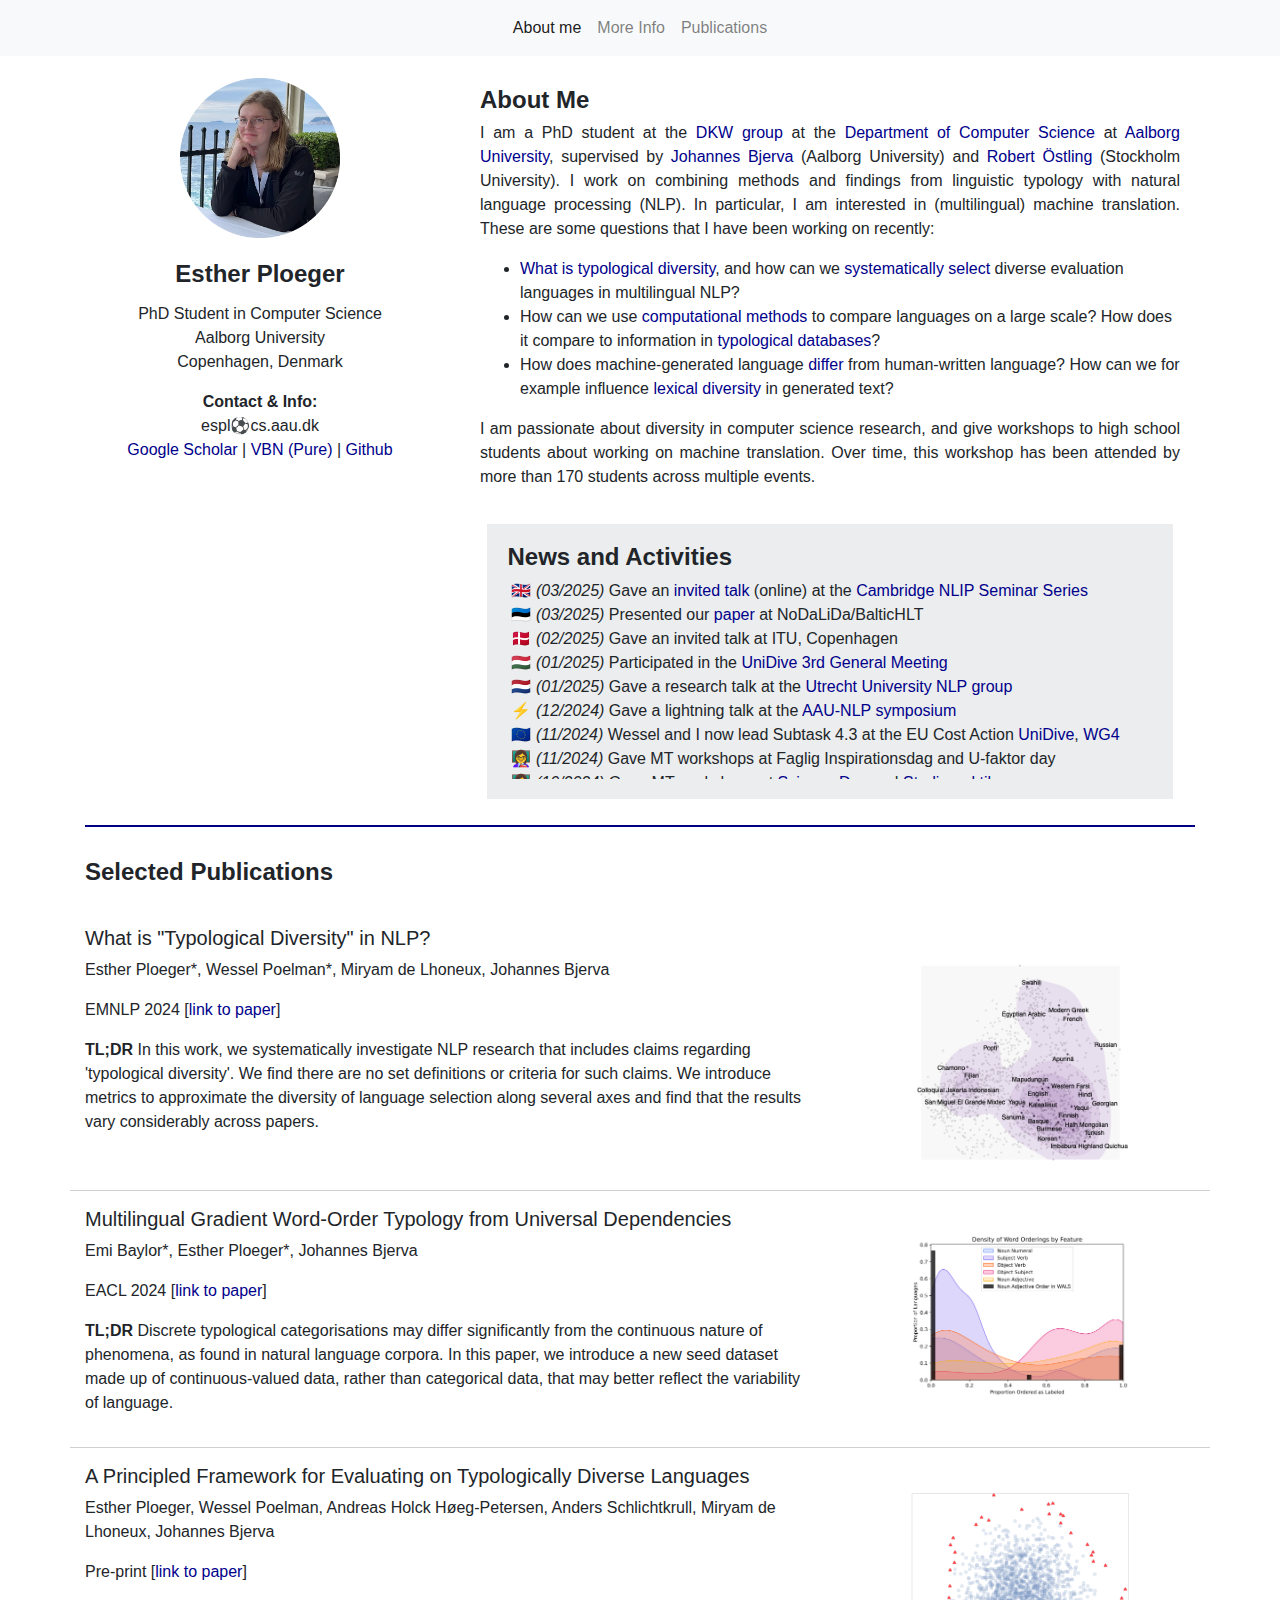
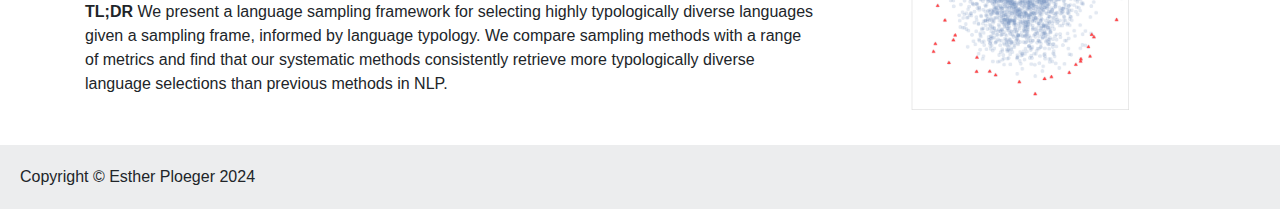
<file: index.html>
<!DOCTYPE html>
<html lang="en">

<head>
    <meta charset="UTF-8">
    <meta name="viewport" content="width=device-width, initial-scale=1, shrink-to-fit=no">
    <title>Esther Ploeger: Academic Homepage</title>
    <link rel="stylesheet" href="https://stackpath.bootstrapcdn.com/bootstrap/4.3.1/css/bootstrap.min.css" integrity="sha384-ggOyR0iXCbMQv3Xipma34MD+dH/1fQ784/j6cY/iJTQUOhcWr7x9JvoRxT2MZw1T" crossorigin="anonymous">
    <link rel="stylesheet" href="css/style.css">
</head>
<body>

<header>
    <nav class="navbar navbar-expand-sm navbar-light bg-light">
        <ul class="navbar-nav ml-auto mr-auto">
            <li class="nav-item active">
                <a class="nav-link" href="index.html">About me</a>
            </li>
             <li class="nav-item">
                <a class="nav-link" href="more-info.html">More Info</a>
            </li>
            <li class="nav-item">
                <a class="nav-link" href="publications.html">Publications</a>
            </li>
        </ul>
    </nav>
</header>

<div class="container">

    <div class="row">

    <!-- sidebar -->
    <div class="col-md-4"> 
        
        <div class="col">
            <infobox>
                <img src="assets/me.png" style="width:12;padding-bottom:5%;" class="center">
                <h1 class="sidebar_info">Esther Ploeger</h1>
                <p class="sidebar_info">PhD Student in Computer Science<br />Aalborg University<br />Copenhagen, Denmark</p>
                <p class="sidebar_info">

                <bold>Contact & Info:</bold><br />espl&#9917;cs.aau.dk<br /><a href="https://scholar.google.com/citations?user=7hoGgYcAAAAJ" target="_blank" rel="noopener noreferrer">Google Scholar</a> | <a href="https://vbn.aau.dk/en/persons/espl" target="_blank" rel="noopener noreferrer">VBN (Pure)</a> | <a href="https://github.com/esther2000" target="_blank" rel="noopener noreferrer">Github</a></p>

                </p>
            </infobox>

        </div>
    </div>

    


    <!-- content -->
    <div class="col-md-8">
        <div class="col">
            <article>
                <h2 class="title">About Me</h2>

                <!-- position and education -->
                <p class="info">I am a PhD student at the <a href="https://www.cs.aau.dk/research/dkw-data-knowledge-and-web-engineering/about-dkw" target="_blank" rel="noopener noreferrer">DKW group</a> at the <a href="https://www.cs.aau.dk/about" target="_blank" rel="noopener noreferrer">Department of Computer Science</a> at <a href="https://www.en.aau.dk" target="_blank" rel="noopener noreferrer">Aalborg University</a>, supervised by <a href="https://vbn.aau.dk/da/persons/jbjerva" target="_blank" rel="noopener noreferrer">Johannes Bjerva</a> (Aalborg University) and <a href="http://www.robos.org" target="_blank" rel="noopener noreferrer">Robert Östling</a> (Stockholm University).

                <!-- research interests -->
                I work on combining methods and findings from linguistic typology with natural language processing (NLP). In particular, I am interested in (multilingual) machine translation. These are some questions that I have been working on recently:
                    <ul>
                        <li>
                        <a href="https://aclanthology.org/2024.emnlp-main.326/" target="_blank" rel="noopener noreferrer">What is typological diversity</a>, and how can we <a href="https://arxiv.org/abs/2407.05022" target="_blank" rel="noopener noreferrer">systematically select</a> diverse evaluation languages in multilingual NLP?</li>
                        <li>How can we use <a href="https://aclanthology.org/2024.eacl-short.6/" target="_blank" rel="noopener noreferrer">computational methods</a> to compare languages on a large scale? How does it compare to information in <a href="https://aclanthology.org/2023.findings-emnlp.82/" tascholarrget="_blank" rel="noopener noreferrer">typological databases</a>?</li>
                        <li>How does machine-generated language <a href="https://www.clinjournal.org/clinj/article/view/182" target="_blank" rel="noopener noreferrer">differ</a> from human-written language? How can we for example influence <a href="https://aclanthology.org/2024.eamt-1.24/" target="_blank" rel="noopener noreferrer">lexical diversity</a> in generated text?</li>
                    </ul>
                </p>  

                <!-- other -->
                <p class="info">I am passionate about diversity in computer science research, and give workshops to high school students about working on machine translation. Over time, this workshop has been attended by more than 170 students across multiple events.
                </p>


                    
            </article>
        </div>

        <div class="col2">
            <article class="news">
                <h2>News and Activities</h2>
                <div id="scrollbox">
                    <ul class=emoji-list>
                        <li><month>(03/2025)</month> Gave an <a href="https://talks.cam.ac.uk/talk/index/225958" target="_blank" rel="noopener noreferrer">invited talk</a> (online) at the <a href="https://talks.cam.ac.uk/show/index/6401" target="_blank" rel="noopener noreferrer">Cambridge NLIP Seminar Series</a></a></li>
                        <li><month>(03/2025)</month> Presented our  <a href="https://vbn.aau.dk/da/publications/tokenization-on-trial-the-case-of-kalaallisutdanish-legal-machine" target="_blank" rel="noopener noreferrer">paper</a> at NoDaLiDa/BalticHLT</a></li>
                        <li><month>(02/2025)</month> Gave an invited talk at ITU, Copenhagen</a></li>
                        <li><month>(01/2025)</month> Participated in the <a href="https://unidive.lisn.upsaclay.fr/doku.php?id=meetings:general_meetings:3rd_unidive_general_meeting" target="_blank" rel="noopener noreferrer">UniDive 3rd General Meeting</a></li>
                        <li><month>(01/2025)</month> Gave a research talk at the <a href="https://www.uu.nl/en/research/ai-data-science/natural-language-processing" target="_blank" rel="noopener noreferrer">Utrecht University NLP group</a></li>
                        <li><month>(12/2024)</month> Gave a lightning talk at the <a href="https://ddsa.dk/event/aau-nlp-symposium-2024/" target="_blank" rel="noopener noreferrer">AAU-NLP symposium</a></li>
                        <li><month>(11/2024)</month> Wessel and I now lead Subtask 4.3</a> at the EU Cost Action <a href="https://www.cost.eu/actions/CA21167" target="_blank" rel="noopener noreferrer">UniDive</a>, <a href="https://unidive.lisn.upsaclay.fr/doku.php?id=wg4:wg4" target="_blank" rel="noopener noreferrer">WG4</a></li>
                        <li><month>(11/2024)</month> Gave MT workshops at Faglig Inspirationsdag and U-faktor day</li>
                        <li><month>(10/2024)</month> Gave MT workshops at <a href="https://www.aau.dk/uddannelser/moed-aau/scienceday" target="_blank" rel="noopener noreferrer">Science Day</a> and <a href="https://www.aau.dk/uddannelser/moed-aau/studiepraktik" target="_blank" rel="noopener noreferrer">Studiepraktik</a></li>
                        <li><month>(09/2024)</month> Our <a href="https://aclanthology.org/2024.eamt-1.24/" target="_blank" rel="noopener noreferrer">paper</a> was featured in a <a href="https://slator.com/research-attempts-to-bring-literary-machine-translation-closer-to-human-quality/" target="_blank" rel="noopener noreferrer">blog post</a></li>
                        <li><month>(08/2024)</month> Gave a <a href="https://www.lagom.cs.kuleuven.be/events/2024-08-01-esther-ploeger/" target="_blank" rel="noopener noreferrer">research talk</a> at the LAGoM NLP group at KU Leuven</li>
                        <li><month>(06/2024)</month> Presented a <a href="https://aclanthology.org/2024.eamt-1.24/" target="_blank" rel="noopener noreferrer">paper</a> at EAMT conference</li> 
                        <li><month>(06/2024)</month> Attended the Emerging Topics in Typology (ETT) conference </li>
                        <li><month>(05/2024)</month> Presented our <a href="https://aclanthology.org/2024.eacl-short.6/" target="_blank" rel="noopener noreferrer">paper</a> at EACL conference</li>
                        <li><month>(05/2024)</month> Gave a trial talk (online) at the University of Groningen</li>
                        <li><month>(04/2024)</month> Gave a <a href="https://blogs.helsinki.fi/language-technology/research-seminar-spring2024/" target="_blank" rel="noopener noreferrer">research seminar talk</a>  at the University of Helsinki</li>
                        <li><month>(03/2024)</month> Our <a href="https://arxiv.org/abs/2402.04222" target="_blank" rel="noopener noreferrer">paper</a> was featured on the <a href="https://medium.com/@jlibovicky/highlights-from-machine-translation-and-multilinguality-in-february-2024-5b11d183e6ac" target="_blank" rel="noopener noreferrer">MT highlights blog</a> </li>
                        <li><month>(03/2024)</month> Started my research visit at the University of Helsinki</li>
                        <li><month>(03/2024)</month> Received external funding from Otto Mønsteds Fond for stay abroad</li>
                        <li><month>(10/2023)</month> Gave MT workshops at Science Day and Studiepraktik</li>
                        <li><month>(10/2023)</month> Attended the Multi* workshop at ITU, Copenhagen</li>
                        <li><month>(07/2023)</month> Attended the LxMLS summer school in Lisbon</li>
                        <li><month>(05/2023)</month> Attended the EACL conference</li>
                        <li><month>(03/2023)</month> Attended the HumanCLAIM workshop in Amsterdam</li>
                    </ul>
                </div>
            </article>
            </div>

        </div>
</div>

      <hr style="width:100%;height:1px;background-color:darkblue">  

    <!-- section: selected publications -->
    <div class="row">
        <div class="col-md-12" style="padding-top:1em;padding-bottom:2em;">
            <h2>Selected Publications </h2>
        </div>


        <!-- section: paper #1 -->
        <div class="col-md-8">
            <h5>What is "Typological Diversity" in NLP?</h5>
            <p>Esther Ploeger*, Wessel Poelman*, Miryam de Lhoneux, Johannes Bjerva</p>
            <p>EMNLP 2024 [<a href="https://aclanthology.org/2024.emnlp-main.326/" target="_blank" rel="noopener noreferrer">link to paper</a>]</p>
            <p><bold>TL;DR</bold> In this work, we systematically investigate NLP research that includes claims regarding 'typological diversity'. We find there are no set definitions or criteria for such claims. We introduce metrics to approximate the diversity of language selection along several axes and find that the results vary considerably across papers.</p>
        </div>
        <div class="col-md-4">
            <img src="assets/paper-imgs/emnlp2024.png" style="width:14em" class="center">
        </div>

                <hr style="width:100%;height:0.05px;background-color:#E8E8E8">

        <!-- section: paper #2 -->
        <div class="col-md-8">
            <h5>Multilingual Gradient Word-Order Typology from Universal Dependencies</h5>
            <p>Emi Baylor*, Esther Ploeger*, Johannes Bjerva</p>
            <p>EACL 2024 [<a href="https://aclanthology.org/2024.eacl-short.6/" target="_blank" rel="noopener noreferrer">link to paper</a>]</p>
            <p><bold>TL;DR</bold> Discrete typological categorisations may differ significantly from the continuous nature of phenomena, as found in natural language corpora. In this paper, we introduce a new seed dataset made up of continuous-valued data, rather than categorical data, that may better reflect the variability of language.</p>
        </div>
        <div class="col-md-4">
            <img src="assets/paper-imgs/eacl2024.png" style="width:14em" class="center">
        </div>

        <hr style="width:100%;height:0.05px;background-color:#E8E8E8">

                <!-- section: paper #3 -->
        <div class="col-md-8">
            <h5>A Principled Framework for Evaluating on Typologically Diverse Languages</h5>
            <p>Esther Ploeger, Wessel Poelman, Andreas Holck Høeg-Petersen, Anders Schlichtkrull, Miryam de Lhoneux, Johannes Bjerva</p>
            <p>Pre-print [<a href="https://arxiv.org/abs/2407.05022" target="_blank" rel="noopener noreferrer">link to paper</a>]</p>
            <p><bold>TL;DR</bold> We present a language sampling framework for selecting highly typologically diverse languages given a sampling frame, informed by language typology. We compare sampling methods with a range of metrics and find that our systematic methods consistently retrieve more typologically diverse language selections than previous methods in NLP. </p>
        </div>
        <div class="col-md-4">
            <img src="assets/paper-imgs/typdiv-arxiv.png" style="width:14em;padding-bottom:2em;" class="center">
        </div>

    </div>




</div>

<footer>
Copyright © Esther Ploeger 2024
</footer>

</body>
</html>
</file>
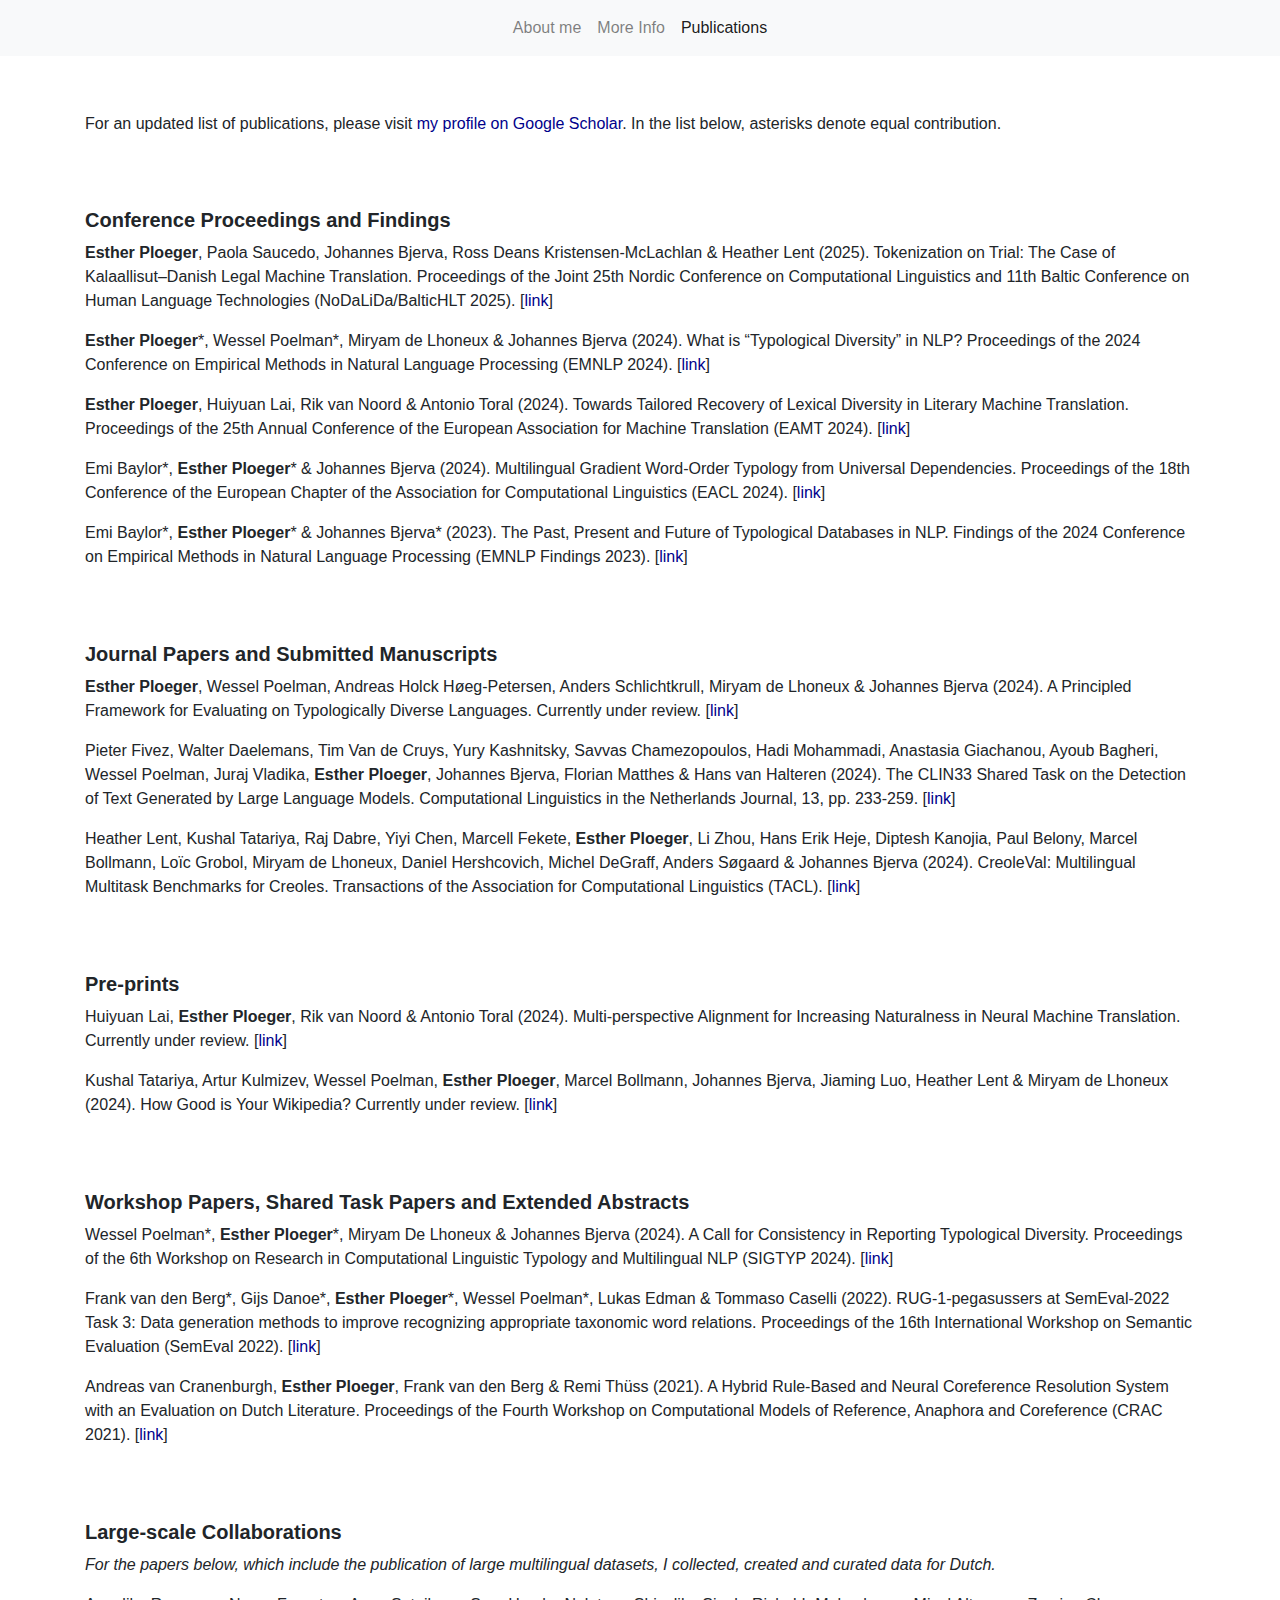
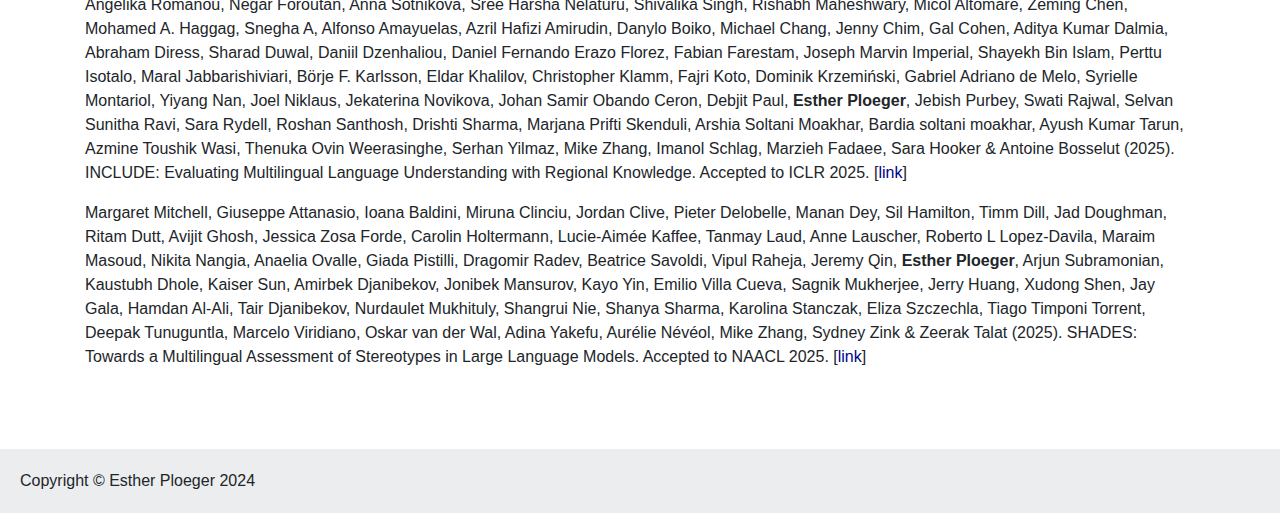
<file: publications.html>
<!DOCTYPE html>
<html lang="en">
<head>
    <meta charset="UTF-8">
    <meta name="viewport" content="width=device-width, initial-scale=1, shrink-to-fit=no">
    <title>Esther Ploeger: Academic Homepage</title>
    <link rel="stylesheet" href="https://stackpath.bootstrapcdn.com/bootstrap/4.3.1/css/bootstrap.min.css" integrity="sha384-ggOyR0iXCbMQv3Xipma34MD+dH/1fQ784/j6cY/iJTQUOhcWr7x9JvoRxT2MZw1T" crossorigin="anonymous">
    <link rel="stylesheet" href="css/style.css">
</head>
<body>
<header>
    <nav class="navbar navbar-expand-sm navbar-light bg-light">
        <ul class="navbar-nav ml-auto mr-auto">
            <li class="nav-item">
                <a class="nav-link" href="index.html">About me</a>
            </li>
             <li class="nav-item">
                <a class="nav-link" href="more-info.html">More Info</a>
            </li>
            <li class="nav-item active">
                <a class="nav-link" href="publications.html">Publications</a>
            </li>
        </ul>
    </nav>
</header>


<div class="container">


    <p class="ref">For an updated list of publications, please visit <a href="https://scholar.google.com/citations?user=7hoGgYcAAAAJ" target="_blank" rel="noopener noreferrer">my profile on Google Scholar</a>. In the list below, asterisks denote equal contribution.</p>


    <h4>Conference Proceedings and Findings</h4>
    <p><bold>Esther Ploeger</bold>, Paola Saucedo, Johannes Bjerva, Ross Deans Kristensen-McLachlan & Heather Lent (2025). Tokenization on Trial: The Case of Kalaallisut–Danish Legal Machine Translation. Proceedings of the Joint 25th Nordic Conference on Computational Linguistics and 11th Baltic Conference on Human Language Technologies (NoDaLiDa/BalticHLT 2025). [<a href="https://dspace.ut.ee/items/03ab742b-4db1-402f-9013-6af42361b184" target="_blank" rel="noopener noreferrer">link</a>]</p>
    <p><bold>Esther Ploeger</bold>*, Wessel Poelman*, Miryam de Lhoneux & Johannes Bjerva (2024). What is “Typological Diversity” in NLP? Proceedings of the 2024 Conference on Empirical Methods in Natural Language Processing (EMNLP 2024). [<a href="https://aclanthology.org/2024.emnlp-main.326/" target="_blank" rel="noopener noreferrer">link</a>]</p>
    <p><bold>Esther Ploeger</bold>, Huiyuan Lai, Rik van Noord & Antonio Toral (2024). Towards Tailored Recovery of Lexical Diversity in Literary Machine Translation. Proceedings of the 25th Annual Conference of the European Association for Machine Translation (EAMT 2024). [<a href="https://aclanthology.org/2024.eamt-1.24/" target="_blank" rel="noopener noreferrer">link</a>]</p>
    <p>Emi Baylor*, <bold>Esther Ploeger</bold>* & Johannes Bjerva (2024). Multilingual Gradient Word-Order Typology from Universal Dependencies. Proceedings of the 18th Conference of the European Chapter of the Association for Computational Linguistics (EACL 2024). [<a href="https://aclanthology.org/2024.eacl-short.6/" target="_blank" rel="noopener noreferrer">link</a>]</p>
    <p>Emi Baylor*, <bold>Esther Ploeger</bold>* & Johannes Bjerva* (2023). The Past, Present and Future of Typological Databases in NLP. Findings of the 2024 Conference on Empirical Methods in Natural Language Processing (EMNLP Findings 2023). [<a href="https://aclanthology.org/2023.findings-emnlp.82/" target="_blank" rel="noopener noreferrer">link</a>]</p>


    <h4>Journal Papers and Submitted Manuscripts</h4>
    <p><bold>Esther Ploeger</bold>, Wessel Poelman, Andreas Holck Høeg-Petersen, Anders Schlichtkrull, Miryam de Lhoneux & Johannes Bjerva (2024). A Principled Framework for Evaluating on Typologically Diverse Languages. Currently under review. [<a href="https://arxiv.org/abs/2407.05022" target="_blank" rel="noopener noreferrer">link</a>]</p>
    <p>Pieter Fivez, Walter Daelemans, Tim Van de Cruys, Yury Kashnitsky, Savvas Chamezopoulos, Hadi Mohammadi, Anastasia Giachanou, Ayoub Bagheri, Wessel Poelman, Juraj Vladika, <bold>Esther Ploeger</bold>, Johannes Bjerva, Florian Matthes & Hans van Halteren (2024). The CLIN33 Shared Task on the Detection of Text Generated by Large Language Models. Computational Linguistics in the Netherlands Journal, 13, pp. 233-259. [<a href="https://clinjournal.org/clinj/article/view/182" target="_blank" rel="noopener noreferrer">link</a>]</p>
    <p>Heather Lent, Kushal Tatariya, Raj Dabre, Yiyi Chen, Marcell Fekete, <bold>Esther Ploeger</bold>, Li Zhou, Hans Erik Heje, Diptesh Kanojia, Paul Belony, Marcel Bollmann, Loïc Grobol, Miryam de Lhoneux, Daniel Hershcovich, Michel DeGraff, Anders Søgaard & Johannes Bjerva (2024). CreoleVal: Multilingual Multitask Benchmarks for Creoles. Transactions of the Association for Computational Linguistics (TACL). [<a href="https://aclanthology.org/2024.tacl-1.53/" target="_blank" rel="noopener noreferrer">link</a>]</p>


    <h4>Pre-prints</h4>
    <p>Huiyuan Lai, <bold>Esther Ploeger</bold>, Rik van Noord & Antonio Toral (2024). Multi-perspective Alignment for Increasing Naturalness in Neural Machine Translation. Currently under review. [<a href="https://arxiv.org/abs/2412.08473" target="_blank" rel="noopener noreferrer">link</a>]</p>
    <p>Kushal Tatariya, Artur Kulmizev, Wessel Poelman, <bold>Esther Ploeger</bold>, Marcel Bollmann, Johannes Bjerva, Jiaming Luo, Heather Lent & Miryam de Lhoneux (2024). How Good is Your Wikipedia? Currently under review. [<a href="https://arxiv.org/abs/2411.05527" target="_blank" rel="noopener noreferrer">link</a>]</p>

    <h4>Workshop Papers, Shared Task Papers and Extended Abstracts</h4>
    <p>Wessel Poelman*, <bold>Esther Ploeger</bold>*, Miryam De Lhoneux & Johannes Bjerva (2024). A Call for Consistency in Reporting Typological Diversity. Proceedings of the 6th Workshop on Research in Computational Linguistic Typology and Multilingual NLP (SIGTYP 2024). [<a href="https://aclanthology.org/2024.sigtyp-1.10/" target="_blank" rel="noopener noreferrer">link</a>]</p>
    <p>Frank van den Berg*, Gijs Danoe*, <bold>Esther Ploeger</bold>*, Wessel Poelman*, Lukas Edman & Tommaso Caselli (2022). RUG-1-pegasussers at SemEval-2022 Task 3: Data generation methods to improve recognizing appropriate taxonomic word relations. Proceedings of the 16th International Workshop on Semantic Evaluation (SemEval 2022). [<a href="https://aclanthology.org/2022.semeval-1.31/" target="_blank" rel="noopener noreferrer">link</a>]</p>
    <p>Andreas van Cranenburgh, <bold>Esther Ploeger</bold>, Frank van den Berg & Remi Thüss (2021). A Hybrid Rule-Based and Neural Coreference Resolution System with an Evaluation on Dutch Literature. Proceedings of the Fourth Workshop on Computational Models of Reference, Anaphora and Coreference (CRAC 2021). [<a href="https://aclanthology.org/2021.crac-1.5/" target="_blank" rel="noopener noreferrer">link</a>]</p>


    <h4>Large-scale Collaborations</h4>

    <p><month>For the papers below, which include the publication of large multilingual datasets, I collected, created and curated data for Dutch.</month></p>

    <p>Angelika Romanou, Negar Foroutan, Anna Sotnikova, Sree Harsha Nelaturu, Shivalika Singh, Rishabh Maheshwary, Micol Altomare, Zeming Chen, Mohamed A. Haggag, Snegha A, Alfonso Amayuelas, Azril Hafizi Amirudin, Danylo Boiko, Michael Chang, Jenny Chim, Gal Cohen, Aditya Kumar Dalmia, Abraham Diress, Sharad Duwal, Daniil Dzenhaliou, Daniel Fernando Erazo Florez, Fabian Farestam, Joseph Marvin Imperial, Shayekh Bin Islam, Perttu Isotalo, Maral Jabbarishiviari, Börje F. Karlsson, Eldar Khalilov, Christopher Klamm, Fajri Koto, Dominik Krzemiński, Gabriel Adriano de Melo, Syrielle Montariol, Yiyang Nan, Joel Niklaus, Jekaterina Novikova, Johan Samir Obando Ceron, Debjit Paul, <bold>Esther Ploeger</bold>, Jebish Purbey, Swati Rajwal, Selvan Sunitha Ravi, Sara Rydell, Roshan Santhosh, Drishti Sharma, Marjana Prifti Skenduli, Arshia Soltani Moakhar, Bardia soltani moakhar, Ayush Kumar Tarun, Azmine Toushik Wasi, Thenuka Ovin Weerasinghe, Serhan Yilmaz, Mike Zhang, Imanol Schlag, Marzieh Fadaee, Sara Hooker & Antoine Bosselut (2025). INCLUDE: Evaluating Multilingual Language Understanding with Regional Knowledge. Accepted to ICLR 2025. [<a href="https://arxiv.org/abs/2411.19799" target="_blank" rel="noopener noreferrer">link</a>]</p>

    <p>Margaret Mitchell, Giuseppe Attanasio, Ioana Baldini, Miruna Clinciu, Jordan Clive, Pieter Delobelle, Manan Dey, Sil Hamilton, Timm Dill, Jad Doughman, Ritam Dutt, Avijit Ghosh, Jessica Zosa Forde, Carolin Holtermann, Lucie-Aimée Kaffee, Tanmay Laud, Anne Lauscher, Roberto L Lopez-Davila, Maraim Masoud, Nikita Nangia, Anaelia Ovalle, Giada Pistilli, Dragomir Radev, Beatrice Savoldi, Vipul Raheja, Jeremy Qin, <bold>Esther Ploeger</bold>, Arjun Subramonian, Kaustubh Dhole, Kaiser Sun, Amirbek Djanibekov, Jonibek Mansurov, Kayo Yin, Emilio Villa Cueva, Sagnik Mukherjee, Jerry Huang, Xudong Shen, Jay Gala, Hamdan Al-Ali, Tair Djanibekov, Nurdaulet Mukhituly, Shangrui Nie, Shanya Sharma, Karolina Stanczak, Eliza Szczechla, Tiago Timponi Torrent, Deepak Tunuguntla, Marcelo Viridiano, Oskar van der Wal, Adina Yakefu, Aurélie Névéol, Mike Zhang, Sydney Zink & Zeerak Talat (2025). SHADES: Towards a Multilingual Assessment of Stereotypes in Large Language Models. Accepted to NAACL 2025. [<a href="https://2025.naacl.org/program/accepted_papers/" target="_blank" rel="noopener noreferrer">link</a>]</p>


    <h4></h4>
   
   
 </div>

<footer>
Copyright © Esther Ploeger 2024
</footer>

</body>
</html>
</file>
<file: css/style.css>
footer {
    padding: 20px;
    background-color: #ECEDEE;
}

article {
    margin: 10px 0 10px 0;
}

nav {
  text-align: center;
}

a {
  color: darkblue;
  background-color: transparent;
  text-decoration: none;
}

a:hover {
  color: darkblue;
  background-color: transparent;
  text-decoration: underline;
}

bold {
  font-weight: bold;
}

.ref {
  padding-top: 5%;
}

/* scrollbox properties */
#scrollbox {
    overflow-y: scroll;
    height:200px;
    width:100%;
}

::-webkit-scrollbar {
  -webkit-appearance: none;
  width: 7px;
}

::-webkit-scrollbar-thumb {
  border-radius: 4px;
  background-color: rgba(0, 0, 0, .5);
  box-shadow: 0 0 1px rgba(255, 255, 255, .5);
}

.center {
  display: block;
  margin-left: auto;
  margin-right: auto;
  width: 50%;
  padding-top: 7%;
}

.t-img {
  display: block;
  margin-left: auto;
  margin-right: auto;
  padding-top: 2%;
}

.space {
  padding-top: 3%;
}


h1, h2, h3 { font-family: sans-serif;, sans-serif; font-size: 24px; font-style: normal; font-variant: normal; font-weight: 700; line-height: 26.4px; }

h4 { font-family: sans-serif;, sans-serif; font-size: 20px; font-style: normal; font-variant: normal; font-weight: 700; line-height: 26.4px; 
    padding-top:5%;
}


.news {
  padding-top: 3%;
  padding-bottom: 3%;
  padding-right: 3%;
  padding-left: 3%;
  background-color: #ECEDEE;
  margin-top: 5%;
}

.col2 {
  padding-right: 3%;
  padding-left: 3%;
}

.info {
  text-align: justify;
}

.sidebar_info {
 text-align: center;
}

infobox h1 {
  padding:2%;
}

.title {
  padding-top:3%;
}


month {
  font-style: italic;
}


/* emojis for bullet points */

.emoji-list {
  list-style: none;
  padding: 0;
  margin: 0;
}

.emoji-list li {
  padding-left: 1rem;
  text-indent: -0.75rem;
}

.emoji-list li:nth-child(1)::before {
  content: '🇬🇧 ';
}

.emoji-list li:nth-child(2)::before {
  content: '🇪🇪 ';
}

.emoji-list li:nth-child(3)::before {
  content: '🇩🇰 ';
}


.emoji-list li:nth-child(4)::before {
  content: '🇭🇺 ';
}

.emoji-list li:nth-child(5)::before {
  content: '🇳🇱 ';
}

.emoji-list li:nth-child(6)::before {
  content: '⚡ ';
}
.emoji-list li:nth-child(7)::before {
  content: '🇪🇺 ';
}
.emoji-list li:nth-child(8)::before {
  content: '👩‍🏫 ';
}
.emoji-list li:nth-child(9)::before {
  content: '👩‍🏫 ';
}
.emoji-list li:nth-child(10)::before {
  content: '📝 ';
}
.emoji-list li:nth-child(11)::before {
  content: '🇧🇪 ';
}
.emoji-list li:nth-child(12)::before {
  content: '🇬🇧 ';
}
.emoji-list li:nth-child(13)::before {
  content: '🇸🇪 ';
}
.emoji-list li:nth-child(14)::before {
  content: '🇲🇹 ';
}
.emoji-list li:nth-child(15)::before {
  content: '🇳🇱 ';
}
.emoji-list li:nth-child(16)::before {
  content: '🇫🇮 ';
}
.emoji-list li:nth-child(17)::before {
  content: '📝 ';
}
.emoji-list li:nth-child(18)::before {
  content: '🇫🇮 ';
}
.emoji-list li:nth-child(19)::before {
  content: '💰 ';
}

.emoji-list li:nth-child(20)::before {
  content: '👩‍🏫 ';
}
.emoji-list li:nth-child(21)::before {
  content: '🇩🇰 ';
}
.emoji-list li:nth-child(22)::before {
  content: '🇵🇹 ';
}
.emoji-list li:nth-child(23)::before {
  content: '🇭🇷  ';
}
.emoji-list li:nth-child(24)::before {
  content: '🇳🇱 ';
}
</file>
